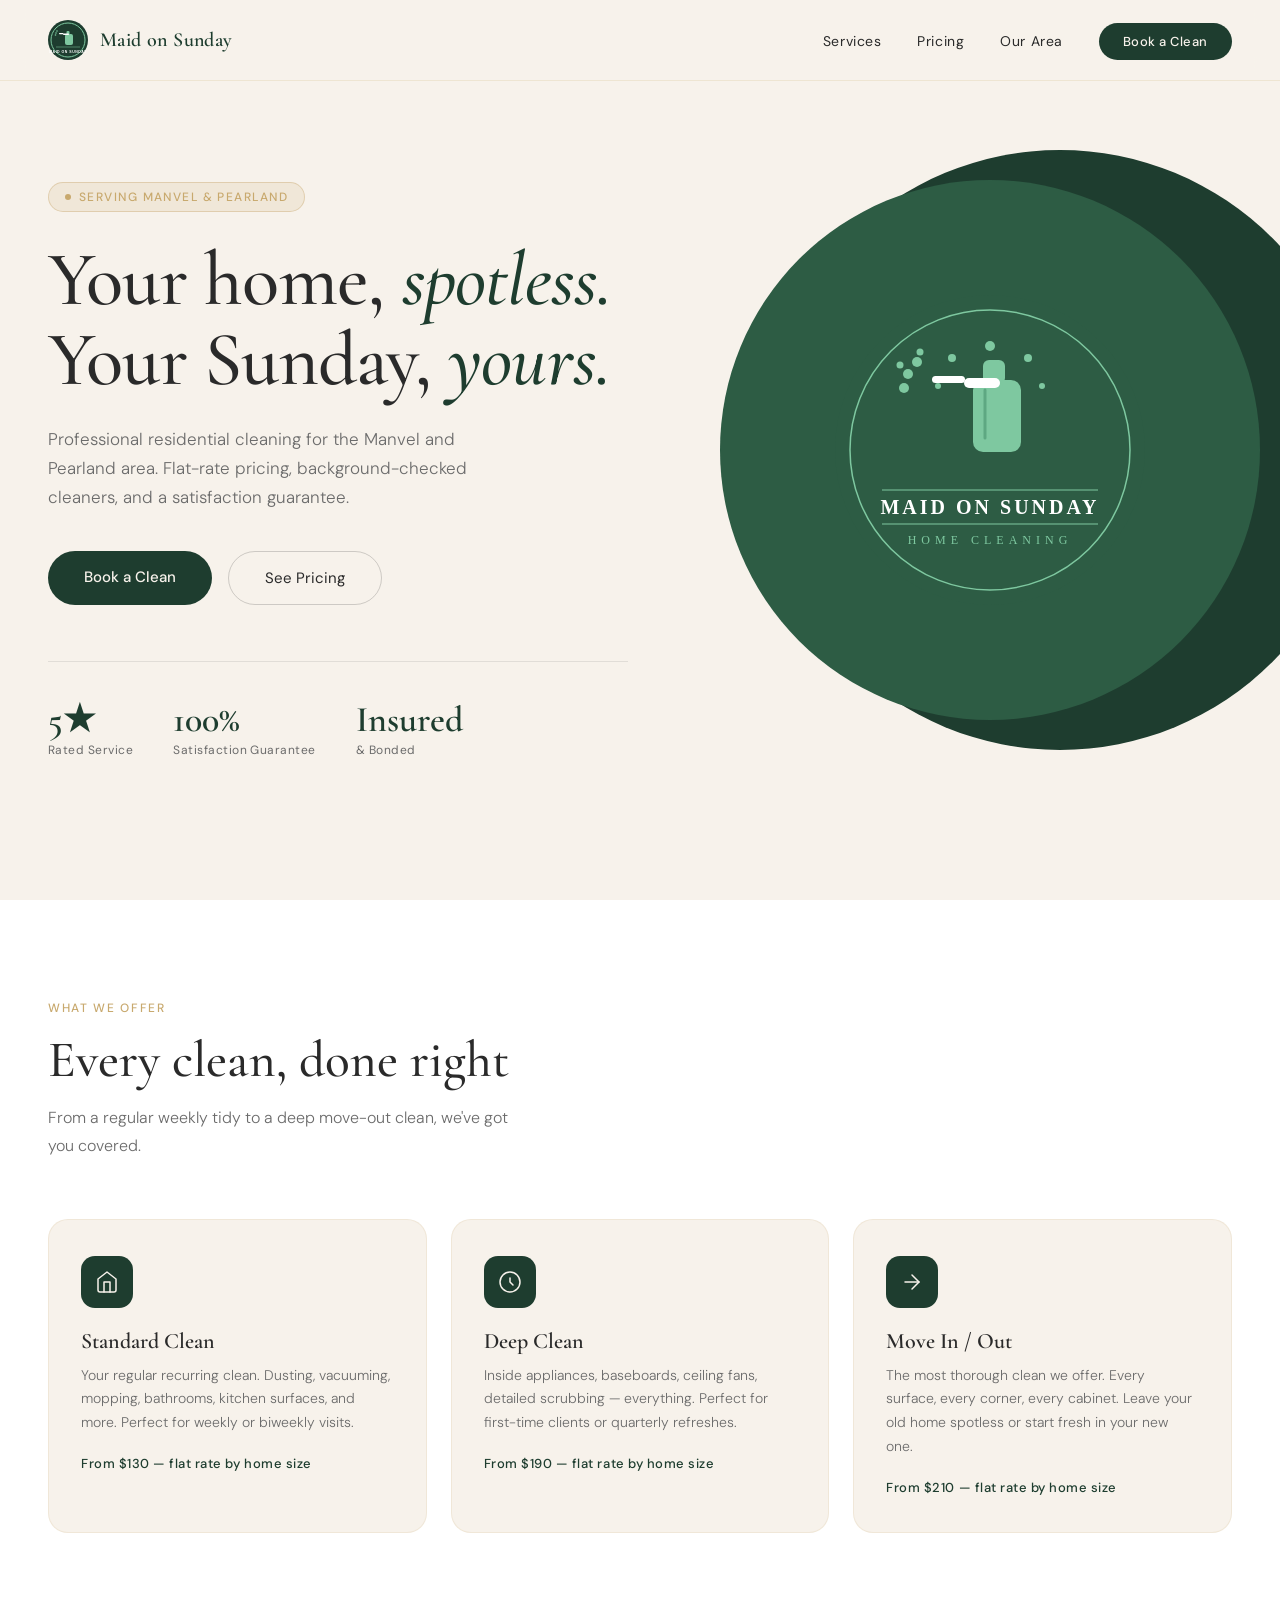
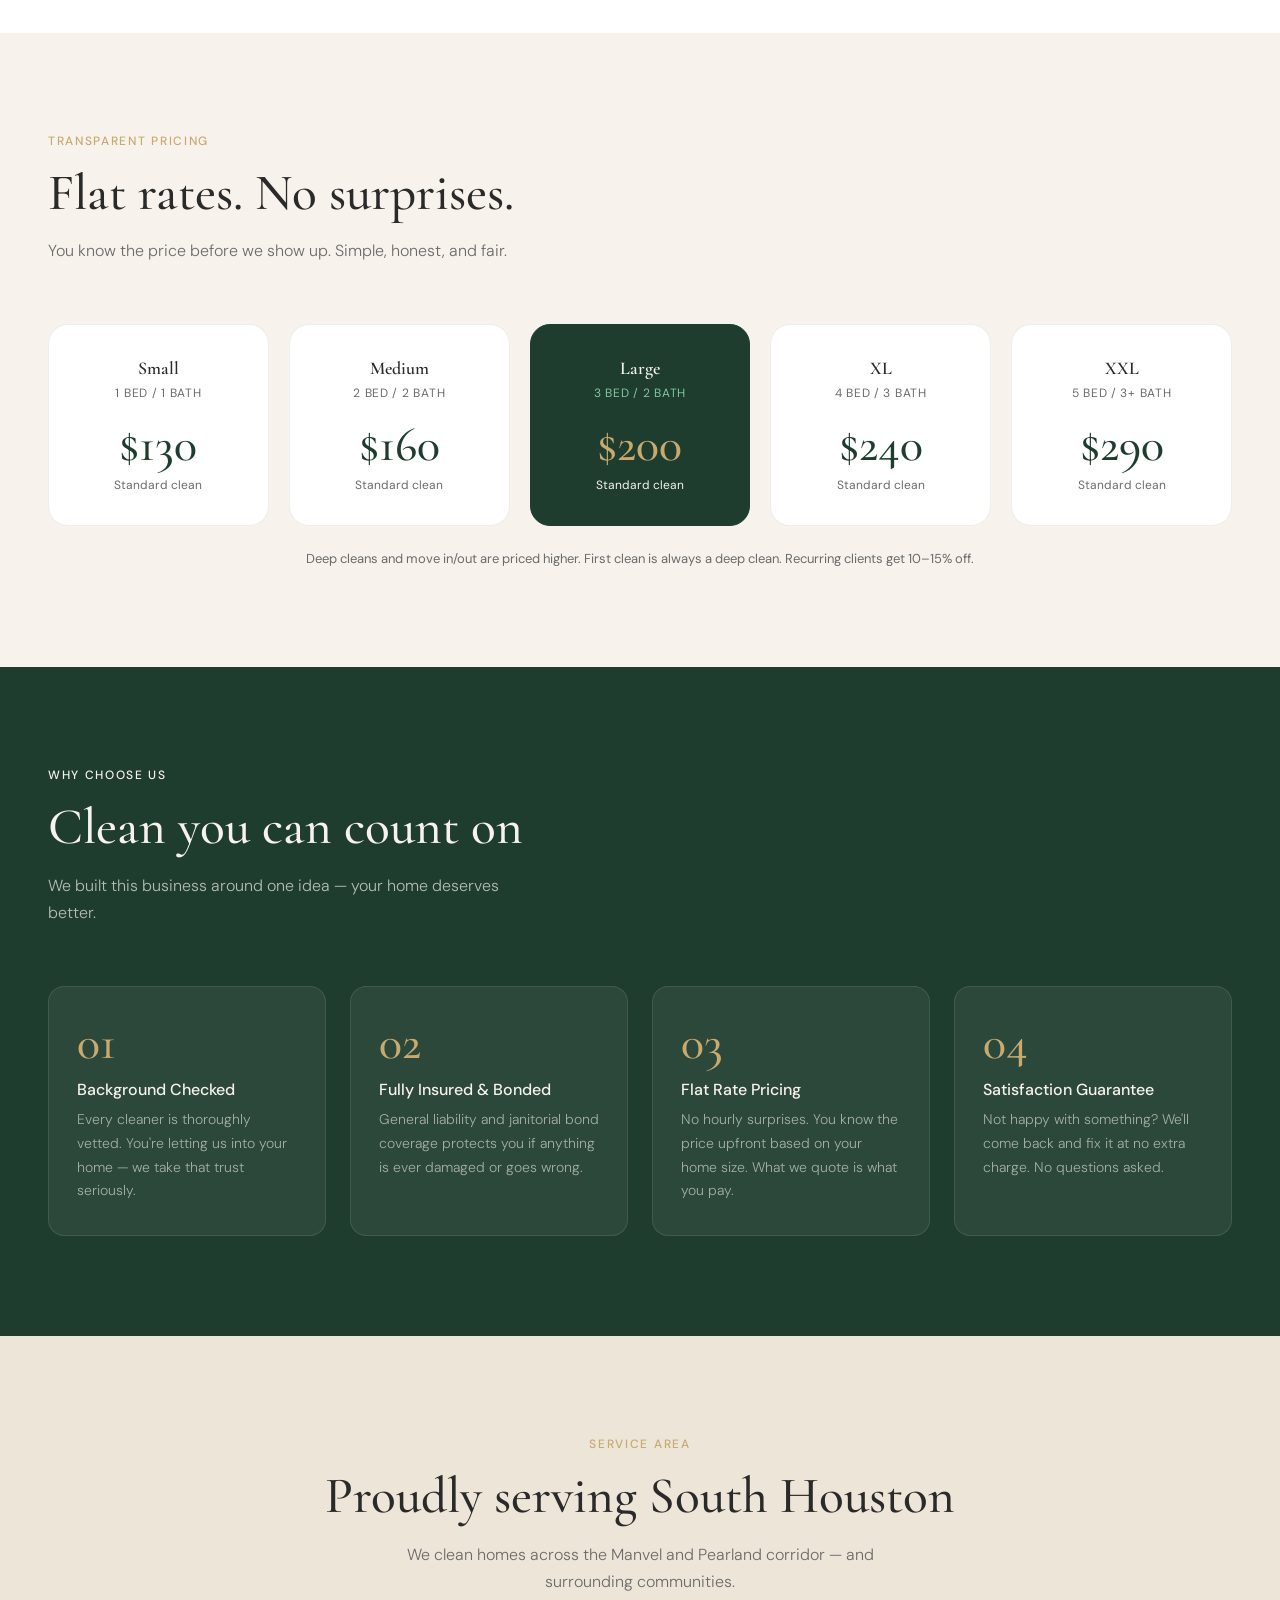
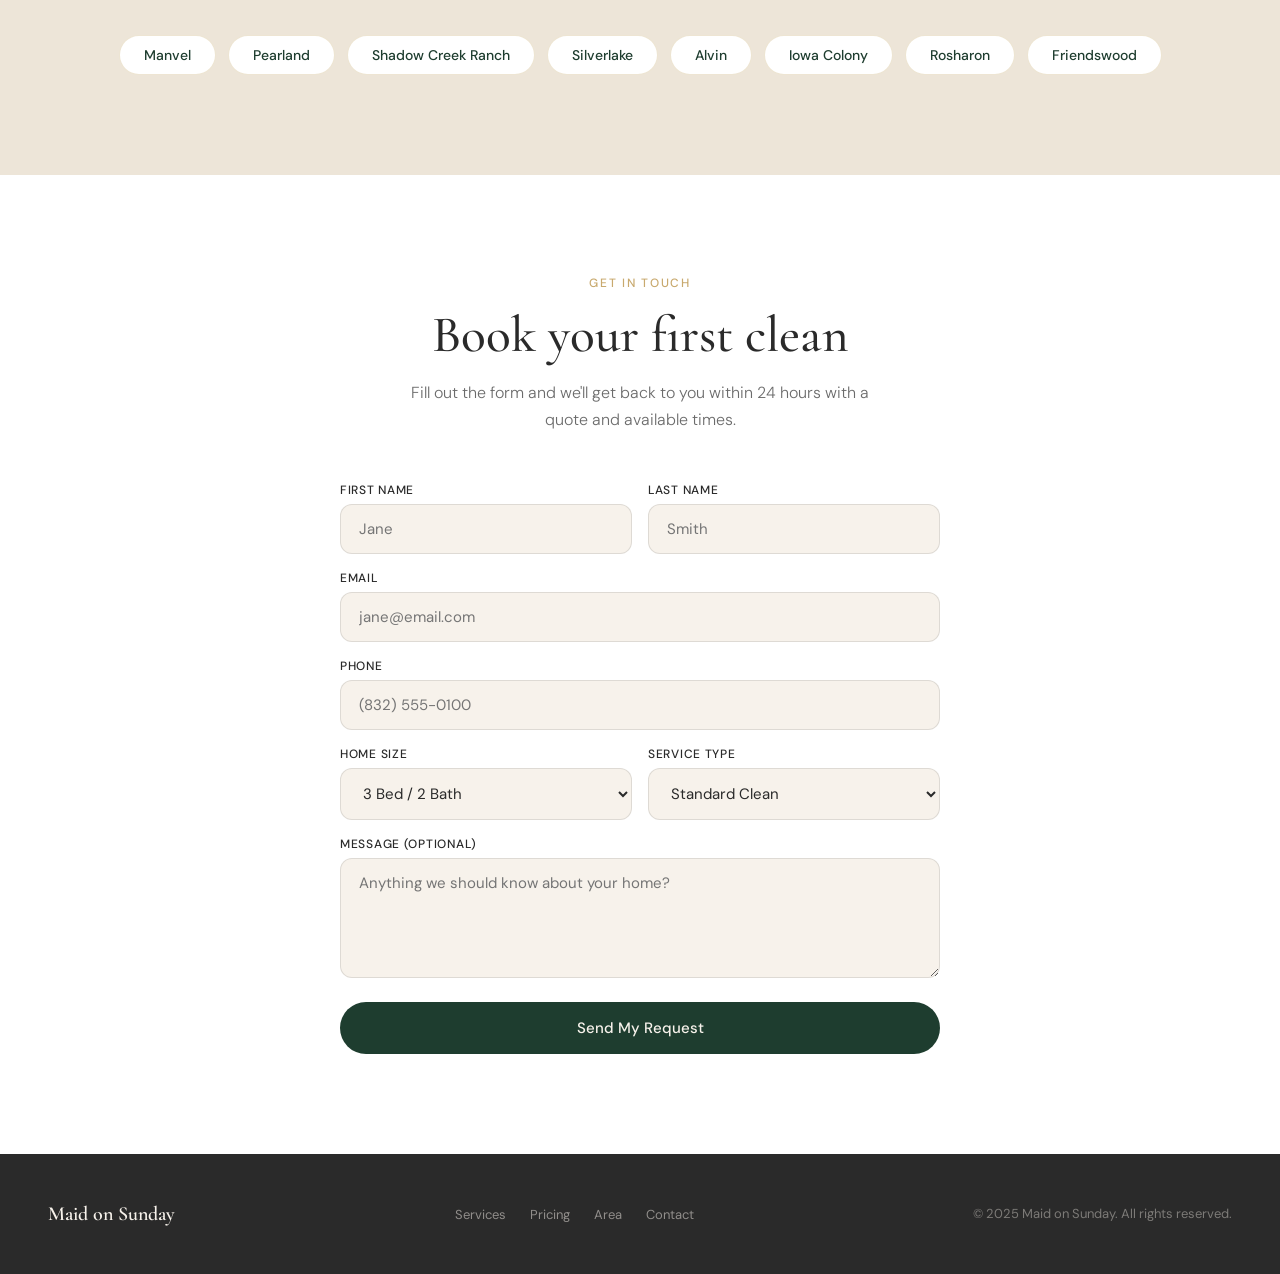
<file: index.html>
<!DOCTYPE html>
<html lang="en">
<head>
  <meta charset="UTF-8" />
  <meta name="viewport" content="width=device-width, initial-scale=1.0" />
<title>Maid on Sunday — Home Cleaning Services in Pearland & Manvel</title>
  <link href="https://fonts.googleapis.com/css2?family=Cormorant+Garamond:wght@400;500;600&family=DM+Sans:wght@300;400;500&display=swap" rel="stylesheet"/>
  <style>
    *, *::before, *::after { box-sizing: border-box; margin: 0; padding: 0; }

    :root {
      --green: #1E3D2F;
      --green-mid: #2D5C44;
      --mint: #7EC8A0;
      --cream: #F7F2EB;
      --warm: #EDE5D8;
      --gold: #C8A96E;
      --charcoal: #2A2A2A;
      --muted: #6B6B6B;
      --white: #FFFFFF;
    }

    html { scroll-behavior: smooth; }

    body {
      font-family: 'DM Sans', sans-serif;
      background: var(--cream);
      color: var(--charcoal);
      overflow-x: hidden;
    }

    /* NAV */
    nav {
      position: fixed;
      top: 0; left: 0; right: 0;
      z-index: 100;
      display: flex;
      align-items: center;
      justify-content: space-between;
      padding: 20px 48px;
      background: rgba(247,242,235,0.92);
      backdrop-filter: blur(12px);
      border-bottom: 1px solid rgba(200,169,110,0.2);
    }

    .nav-logo {
      display: flex;
      align-items: center;
      gap: 12px;
      text-decoration: none;
    }

    .nav-logo-icon {
      width: 40px;
      height: 40px;
    }

    .nav-logo-text {
      font-family: 'Cormorant Garamond', serif;
      font-size: 20px;
      font-weight: 600;
      color: var(--green);
      letter-spacing: 0.02em;
    }

    .nav-links {
      display: flex;
      gap: 36px;
      list-style: none;
    }

    .nav-links a {
      text-decoration: none;
      font-size: 14px;
      font-weight: 400;
      color: var(--charcoal);
      letter-spacing: 0.04em;
      transition: color 0.2s;
    }

    .nav-links a:hover { color: var(--green); }

    .nav-cta {
      background: var(--green);
      color: var(--cream) !important;
      padding: 10px 24px;
      border-radius: 100px;
      font-size: 13px !important;
      font-weight: 500 !important;
      transition: background 0.2s !important;
    }

    .nav-cta:hover { background: var(--green-mid) !important; color: var(--cream) !important; }

    /* HERO */
    .hero {
      min-height: 100vh;
      display: flex;
      align-items: center;
      padding: 120px 48px 80px;
      position: relative;
      overflow: hidden;
    }

    .hero-bg {
      position: absolute;
      inset: 0;
      background: var(--cream);
      z-index: 0;
    }

    .hero-circle {
      position: absolute;
      right: -80px;
      top: 50%;
      transform: translateY(-50%);
      width: 600px;
      height: 600px;
      border-radius: 50%;
      background: var(--green);
      z-index: 1;
    }

    .hero-circle-inner {
      position: absolute;
      right: 20px;
      top: 50%;
      transform: translateY(-50%);
      width: 540px;
      height: 540px;
      border-radius: 50%;
      background: var(--green-mid);
      display: flex;
      align-items: center;
      justify-content: center;
      z-index: 2;
    }

    .hero-logo-large {
      width: 320px;
      height: 320px;
    }

    .hero-content {
      position: relative;
      z-index: 3;
      max-width: 580px;
    }

    .hero-tag {
      display: inline-flex;
      align-items: center;
      gap: 8px;
      background: rgba(200,169,110,0.15);
      border: 1px solid rgba(200,169,110,0.4);
      color: var(--gold);
      font-size: 12px;
      font-weight: 500;
      letter-spacing: 0.12em;
      text-transform: uppercase;
      padding: 6px 16px;
      border-radius: 100px;
      margin-bottom: 28px;
    }

    .hero-tag span { width: 6px; height: 6px; background: var(--gold); border-radius: 50%; }

    h1 {
      font-family: 'Cormorant Garamond', serif;
      font-size: clamp(52px, 6vw, 80px);
      font-weight: 500;
      line-height: 1.05;
      color: var(--charcoal);
      margin-bottom: 24px;
      letter-spacing: -0.01em;
    }

    h1 em {
      font-style: italic;
      color: var(--green);
    }

    .hero-sub {
      font-size: 17px;
      color: var(--muted);
      line-height: 1.7;
      margin-bottom: 40px;
      max-width: 440px;
      font-weight: 300;
    }

    .hero-buttons {
      display: flex;
      gap: 16px;
      flex-wrap: wrap;
    }

    .btn-primary {
      background: var(--green);
      color: var(--cream);
      padding: 16px 36px;
      border-radius: 100px;
      text-decoration: none;
      font-size: 15px;
      font-weight: 500;
      transition: background 0.2s, transform 0.2s;
      display: inline-block;
    }

    .btn-primary:hover { background: var(--green-mid); transform: translateY(-2px); }

    .btn-secondary {
      background: transparent;
      color: var(--charcoal);
      padding: 16px 36px;
      border-radius: 100px;
      text-decoration: none;
      font-size: 15px;
      font-weight: 400;
      border: 1.5px solid rgba(42,42,42,0.2);
      transition: border-color 0.2s, transform 0.2s;
      display: inline-block;
    }

    .btn-secondary:hover { border-color: var(--green); color: var(--green); transform: translateY(-2px); }

    .hero-stats {
      display: flex;
      gap: 40px;
      margin-top: 56px;
      padding-top: 40px;
      border-top: 1px solid rgba(42,42,42,0.1);
    }

    .stat-num {
      font-family: 'Cormorant Garamond', serif;
      font-size: 36px;
      font-weight: 600;
      color: var(--green);
      line-height: 1;
    }

    .stat-label {
      font-size: 12px;
      color: var(--muted);
      margin-top: 4px;
      letter-spacing: 0.04em;
    }

    /* SERVICES */
    .services {
      padding: 100px 48px;
      background: var(--white);
    }

    .section-tag {
      font-size: 12px;
      font-weight: 500;
      letter-spacing: 0.14em;
      text-transform: uppercase;
      color: var(--gold);
      margin-bottom: 16px;
    }

    h2 {
      font-family: 'Cormorant Garamond', serif;
      font-size: clamp(36px, 4vw, 52px);
      font-weight: 500;
      color: var(--charcoal);
      line-height: 1.1;
      margin-bottom: 16px;
    }

    .section-sub {
      font-size: 16px;
      color: var(--muted);
      font-weight: 300;
      max-width: 480px;
      line-height: 1.7;
      margin-bottom: 60px;
    }

    .services-grid {
      display: grid;
      grid-template-columns: repeat(auto-fit, minmax(260px, 1fr));
      gap: 24px;
    }

    .service-card {
      background: var(--cream);
      border-radius: 20px;
      padding: 36px 32px;
      border: 1px solid rgba(200,169,110,0.15);
      transition: transform 0.3s, box-shadow 0.3s;
    }

    .service-card:hover {
      transform: translateY(-6px);
      box-shadow: 0 20px 60px rgba(30,61,47,0.08);
    }

    .service-icon {
      width: 52px;
      height: 52px;
      background: var(--green);
      border-radius: 14px;
      display: flex;
      align-items: center;
      justify-content: center;
      margin-bottom: 20px;
    }

    .service-icon svg { width: 24px; height: 24px; stroke: var(--cream); fill: none; stroke-width: 1.5; stroke-linecap: round; stroke-linejoin: round; }

    .service-title {
      font-family: 'Cormorant Garamond', serif;
      font-size: 22px;
      font-weight: 600;
      color: var(--charcoal);
      margin-bottom: 10px;
    }

    .service-desc {
      font-size: 14px;
      color: var(--muted);
      line-height: 1.7;
      font-weight: 300;
    }

    .service-price {
      margin-top: 20px;
      font-size: 13px;
      font-weight: 500;
      color: var(--green);
      letter-spacing: 0.04em;
    }

    /* PRICING */
    .pricing {
      padding: 100px 48px;
      background: var(--cream);
    }

    .pricing-grid {
      display: grid;
      grid-template-columns: repeat(auto-fit, minmax(220px, 1fr));
      gap: 20px;
      margin-top: 60px;
    }

    .pricing-card {
      background: var(--white);
      border-radius: 20px;
      padding: 32px 28px;
      border: 1px solid rgba(42,42,42,0.08);
      text-align: center;
      transition: transform 0.3s, box-shadow 0.3s;
    }

    .pricing-card:hover {
      transform: translateY(-4px);
      box-shadow: 0 16px 48px rgba(30,61,47,0.08);
    }

    .pricing-card.featured {
      background: var(--green);
      border-color: var(--green);
    }

    .pricing-card.featured .pricing-size,
    .pricing-card.featured .pricing-beds,
    .pricing-card.featured .pricing-amount,
    .pricing-card.featured .pricing-note { color: var(--cream); }

    .pricing-card.featured .pricing-beds { color: var(--mint); }

    .pricing-size {
      font-family: 'Cormorant Garamond', serif;
      font-size: 18px;
      font-weight: 600;
      color: var(--charcoal);
      margin-bottom: 6px;
    }

    .pricing-beds {
      font-size: 12px;
      color: var(--muted);
      letter-spacing: 0.06em;
      margin-bottom: 20px;
    }

    .pricing-amount {
      font-family: 'Cormorant Garamond', serif;
      font-size: 48px;
      font-weight: 500;
      color: var(--green);
      line-height: 1;
    }

    .pricing-card.featured .pricing-amount { color: var(--gold); }

    .pricing-note {
      font-size: 12px;
      color: var(--muted);
      margin-top: 8px;
    }

    /* WHY US */
    .why {
      padding: 100px 48px;
      background: var(--green);
    }

    .why h2, .why .section-tag { color: var(--cream); }
    .why .section-sub { color: rgba(247,242,235,0.7); }

    .why-grid {
      display: grid;
      grid-template-columns: repeat(auto-fit, minmax(240px, 1fr));
      gap: 24px;
      margin-top: 60px;
    }

    .why-card {
      background: rgba(255,255,255,0.06);
      border: 1px solid rgba(255,255,255,0.1);
      border-radius: 16px;
      padding: 32px 28px;
    }

    .why-num {
      font-family: 'Cormorant Garamond', serif;
      font-size: 48px;
      font-weight: 500;
      color: var(--gold);
      line-height: 1;
      margin-bottom: 12px;
    }

    .why-title {
      font-size: 16px;
      font-weight: 500;
      color: var(--cream);
      margin-bottom: 8px;
    }

    .why-desc {
      font-size: 14px;
      color: rgba(247,242,235,0.6);
      line-height: 1.7;
      font-weight: 300;
    }

    /* AREA */
    .area {
      padding: 100px 48px;
      background: var(--warm);
      text-align: center;
    }

    .area-tags {
      display: flex;
      flex-wrap: wrap;
      gap: 12px;
      justify-content: center;
      margin-top: 40px;
    }

    .area-tag {
      background: var(--white);
      border: 1px solid rgba(200,169,110,0.3);
      color: var(--green);
      padding: 10px 24px;
      border-radius: 100px;
      font-size: 14px;
      font-weight: 500;
    }

    /* CONTACT */
    .contact {
      padding: 100px 48px;
      background: var(--white);
    }

    .contact-inner {
      max-width: 600px;
      margin: 0 auto;
      text-align: center;
    }

    .contact-form {
      margin-top: 48px;
      display: flex;
      flex-direction: column;
      gap: 16px;
      text-align: left;
    }

    .form-row {
      display: grid;
      grid-template-columns: 1fr 1fr;
      gap: 16px;
    }

    .form-group {
      display: flex;
      flex-direction: column;
      gap: 6px;
    }

    label {
      font-size: 12px;
      font-weight: 500;
      color: var(--charcoal);
      letter-spacing: 0.06em;
      text-transform: uppercase;
    }

    input, select, textarea {
      font-family: 'DM Sans', sans-serif;
      font-size: 15px;
      padding: 14px 18px;
      border: 1.5px solid rgba(42,42,42,0.12);
      border-radius: 12px;
      background: var(--cream);
      color: var(--charcoal);
      outline: none;
      transition: border-color 0.2s;
      width: 100%;
    }

    input:focus, select:focus, textarea:focus {
      border-color: var(--green);
    }

    textarea { resize: vertical; min-height: 120px; }

    .form-submit {
      background: var(--green);
      color: var(--cream);
      border: none;
      padding: 16px 36px;
      border-radius: 100px;
      font-family: 'DM Sans', sans-serif;
      font-size: 15px;
      font-weight: 500;
      cursor: pointer;
      transition: background 0.2s, transform 0.2s;
      margin-top: 8px;
    }

    .form-submit:hover { background: var(--green-mid); transform: translateY(-2px); }

    /* FOOTER */
    footer {
      background: var(--charcoal);
      padding: 48px;
      display: flex;
      align-items: center;
      justify-content: space-between;
      flex-wrap: wrap;
      gap: 24px;
    }

    .footer-logo {
      font-family: 'Cormorant Garamond', serif;
      font-size: 20px;
      font-weight: 600;
      color: var(--cream);
    }

    .footer-copy {
      font-size: 13px;
      color: rgba(247,242,235,0.4);
    }

    .footer-links {
      display: flex;
      gap: 24px;
      list-style: none;
    }

    .footer-links a {
      text-decoration: none;
      font-size: 13px;
      color: rgba(247,242,235,0.5);
      transition: color 0.2s;
    }

    .footer-links a:hover { color: var(--mint); }

    /* RESPONSIVE */
    @media (max-width: 768px) {
      nav { padding: 16px 24px; }
      .nav-links { display: none; }
      .hero { padding: 100px 24px 60px; flex-direction: column; }
      .hero-circle, .hero-circle-inner { display: none; }
      .hero-content { max-width: 100%; }
      .services, .pricing, .why, .area, .contact { padding: 70px 24px; }
      .form-row { grid-template-columns: 1fr; }
      footer { padding: 32px 24px; flex-direction: column; text-align: center; }
      .hero-stats { gap: 24px; }
    }

    /* ANIMATIONS */
    @keyframes fadeUp {
      from { opacity: 0; transform: translateY(24px); }
      to { opacity: 1; transform: translateY(0); }
    }

    .fade-up {
      animation: fadeUp 0.7s ease forwards;
    }

    .delay-1 { animation-delay: 0.1s; opacity: 0; }
    .delay-2 { animation-delay: 0.2s; opacity: 0; }
    .delay-3 { animation-delay: 0.3s; opacity: 0; }
    .delay-4 { animation-delay: 0.4s; opacity: 0; }
  </style>
</head>
<body>

<!-- NAV -->
<nav>
  <a href="#" class="nav-logo">
    <svg class="nav-logo-icon" viewBox="0 0 40 40" fill="none" xmlns="http://www.w3.org/2000/svg">
      <circle cx="20" cy="20" r="20" fill="#1E3D2F"/>
      <circle cx="20" cy="20" r="17" fill="none" stroke="#7EC8A0" stroke-width="1"/>
      <!-- Spray bottle -->
      <rect x="17" y="14" width="8" height="11" rx="2" fill="#7EC8A0"/>
      <rect x="18.5" y="11" width="3" height="4" rx="1" fill="#7EC8A0"/>
      <rect x="15" y="13.5" width="6" height="1.5" rx="0.75" fill="#fff"/>
      <rect x="11" y="13" width="4.5" height="1.2" rx="0.6" fill="#fff"/>
      <!-- Spray dots -->
      <circle cx="9" cy="11" r="0.8" fill="#7EC8A0"/>
      <circle cx="8" cy="13" r="0.8" fill="#7EC8A0"/>
      <circle cx="7.5" cy="15" r="0.8" fill="#7EC8A0"/>
      <!-- Divider -->
      <line x1="8" y1="27" x2="32" y2="27" stroke="#7EC8A0" stroke-width="0.5"/>
      <!-- Text lines -->
      <text x="20" y="33" font-family="sans-serif" font-size="3.5" font-weight="600" fill="#fff" text-anchor="middle" letter-spacing="0.5">MAID ON SUNDAY</text>
    </svg>
    <span class="nav-logo-text">Maid on Sunday</span>
  </a>
  <ul class="nav-links">
    <li><a href="#services">Services</a></li>
    <li><a href="#pricing">Pricing</a></li>
    <li><a href="#area">Our Area</a></li>
    <li><a href="#contact" class="nav-cta">Book a Clean</a></li>
  </ul>
</nav>

<!-- HERO -->
<section class="hero">
  <div class="hero-bg"></div>
  <div class="hero-circle"></div>
  <div class="hero-circle-inner">
    <svg class="hero-logo-large" viewBox="0 0 320 320" fill="none" xmlns="http://www.w3.org/2000/svg">
      <circle cx="160" cy="160" r="155" fill="#2D5C44"/>
      <circle cx="160" cy="160" r="140" fill="none" stroke="#7EC8A0" stroke-width="1.5"/>
      <!-- Spray bottle centered -->
      <rect x="143" y="90" width="48" height="72" rx="10" fill="#7EC8A0"/>
      <rect x="153" y="70" width="22" height="24" rx="6" fill="#7EC8A0"/>
      <rect x="134" y="88" width="36" height="10" rx="5" fill="#fff"/>
      <rect x="102" y="86" width="33" height="7" rx="3.5" fill="#fff"/>
      <!-- Spray dots fan -->
      <circle cx="87" cy="72" r="5" fill="#7EC8A0"/>
      <circle cx="78" cy="84" r="5" fill="#7EC8A0"/>
      <circle cx="74" cy="98" r="5" fill="#7EC8A0"/>
      <circle cx="90" cy="62" r="3.5" fill="#7EC8A0"/>
      <circle cx="70" cy="75" r="3.5" fill="#7EC8A0"/>
      <!-- Shine on bottle -->
      <line x1="155" y1="100" x2="155" y2="148" stroke="#5EA882" stroke-width="3" stroke-linecap="round"/>
      <!-- Sparkles -->
      <circle cx="160" cy="56" r="5" fill="#7EC8A0"/>
      <circle cx="198" cy="68" r="4" fill="#7EC8A0"/>
      <circle cx="122" cy="68" r="4" fill="#7EC8A0"/>
      <circle cx="212" cy="96" r="3" fill="#7EC8A0"/>
      <circle cx="108" cy="96" r="3" fill="#7EC8A0"/>
      <!-- Divider -->
      <line x1="52" y1="200" x2="268" y2="200" stroke="#7EC8A0" stroke-width="1"/>
      <!-- MAID ON SUNDAY text -->
      <text x="160" y="224" font-family="Georgia, serif" font-size="20" font-weight="600" fill="#fff" text-anchor="middle" letter-spacing="3">MAID ON SUNDAY</text>
      <!-- Divider 2 -->
      <line x1="52" y1="234" x2="268" y2="234" stroke="#7EC8A0" stroke-width="1"/>
      <!-- HOME CLEANING text -->
      <text x="160" y="254" font-family="Georgia, serif" font-size="12" font-weight="400" fill="#7EC8A0" text-anchor="middle" letter-spacing="5">HOME CLEANING</text>
    </svg>
  </div>
  <div class="hero-content">
    <div class="hero-tag fade-up"><span></span> Serving Manvel &amp; Pearland</div>
    <h1 class="fade-up delay-1">Your home, <em>spotless.</em> Your Sunday, <em>yours.</em></h1>
    <p class="hero-sub fade-up delay-2">Professional residential cleaning for the Manvel and Pearland area. Flat-rate pricing, background-checked cleaners, and a satisfaction guarantee.</p>
    <div class="hero-buttons fade-up delay-3">
      <a href="#contact" class="btn-primary">Book a Clean</a>
      <a href="#pricing" class="btn-secondary">See Pricing</a>
    </div>
    <div class="hero-stats fade-up delay-4">
      <div>
        <div class="stat-num">5★</div>
        <div class="stat-label">Rated Service</div>
      </div>
      <div>
        <div class="stat-num">100%</div>
        <div class="stat-label">Satisfaction Guarantee</div>
      </div>
      <div>
        <div class="stat-num">Insured</div>
        <div class="stat-label">&amp; Bonded</div>
      </div>
    </div>
  </div>
</section>

<!-- SERVICES -->
<section class="services" id="services">
  <div class="section-tag">What We Offer</div>
  <h2>Every clean, done right</h2>
  <p class="section-sub">From a regular weekly tidy to a deep move-out clean, we've got you covered.</p>
  <div class="services-grid">
    <div class="service-card">
      <div class="service-icon">
        <svg viewBox="0 0 24 24"><path d="M3 9l9-7 9 7v11a2 2 0 0 1-2 2H5a2 2 0 0 1-2-2z"/><polyline points="9 22 9 12 15 12 15 22"/></svg>
      </div>
      <div class="service-title">Standard Clean</div>
      <div class="service-desc">Your regular recurring clean. Dusting, vacuuming, mopping, bathrooms, kitchen surfaces, and more. Perfect for weekly or biweekly visits.</div>
      <div class="service-price">From $130 — flat rate by home size</div>
    </div>
    <div class="service-card">
      <div class="service-icon">
        <svg viewBox="0 0 24 24"><circle cx="12" cy="12" r="10"/><path d="M12 8v4l3 3"/></svg>
      </div>
      <div class="service-title">Deep Clean</div>
      <div class="service-desc">Inside appliances, baseboards, ceiling fans, detailed scrubbing — everything. Perfect for first-time clients or quarterly refreshes.</div>
      <div class="service-price">From $190 — flat rate by home size</div>
    </div>
    <div class="service-card">
      <div class="service-icon">
        <svg viewBox="0 0 24 24"><path d="M5 12h14"/><path d="M12 5l7 7-7 7"/></svg>
      </div>
      <div class="service-title">Move In / Out</div>
      <div class="service-desc">The most thorough clean we offer. Every surface, every corner, every cabinet. Leave your old home spotless or start fresh in your new one.</div>
      <div class="service-price">From $210 — flat rate by home size</div>
    </div>
  </div>
</section>

<!-- PRICING -->
<section class="pricing" id="pricing">
  <div class="section-tag">Transparent Pricing</div>
  <h2>Flat rates. No surprises.</h2>
  <p class="section-sub">You know the price before we show up. Simple, honest, and fair.</p>
  <div class="pricing-grid">
    <div class="pricing-card">
      <div class="pricing-size">Small</div>
      <div class="pricing-beds">1 BED / 1 BATH</div>
      <div class="pricing-amount">$130</div>
      <div class="pricing-note">Standard clean</div>
    </div>
    <div class="pricing-card">
      <div class="pricing-size">Medium</div>
      <div class="pricing-beds">2 BED / 2 BATH</div>
      <div class="pricing-amount">$160</div>
      <div class="pricing-note">Standard clean</div>
    </div>
    <div class="pricing-card featured">
      <div class="pricing-size">Large</div>
      <div class="pricing-beds">3 BED / 2 BATH</div>
      <div class="pricing-amount">$200</div>
      <div class="pricing-note">Standard clean</div>
    </div>
    <div class="pricing-card">
      <div class="pricing-size">XL</div>
      <div class="pricing-beds">4 BED / 3 BATH</div>
      <div class="pricing-amount">$240</div>
      <div class="pricing-note">Standard clean</div>
    </div>
    <div class="pricing-card">
      <div class="pricing-size">XXL</div>
      <div class="pricing-beds">5 BED / 3+ BATH</div>
      <div class="pricing-amount">$290</div>
      <div class="pricing-note">Standard clean</div>
    </div>
  </div>
  <p style="margin-top:24px; font-size:13px; color:var(--muted); text-align:center;">Deep cleans and move in/out are priced higher. First clean is always a deep clean. Recurring clients get 10–15% off.</p>
</section>

<!-- WHY -->
<section class="why" id="why">
  <div class="section-tag">Why Choose Us</div>
  <h2>Clean you can count on</h2>
  <p class="section-sub">We built this business around one idea — your home deserves better.</p>
  <div class="why-grid">
    <div class="why-card">
      <div class="why-num">01</div>
      <div class="why-title">Background Checked</div>
      <div class="why-desc">Every cleaner is thoroughly vetted. You're letting us into your home — we take that trust seriously.</div>
    </div>
    <div class="why-card">
      <div class="why-num">02</div>
      <div class="why-title">Fully Insured &amp; Bonded</div>
      <div class="why-desc">General liability and janitorial bond coverage protects you if anything is ever damaged or goes wrong.</div>
    </div>
    <div class="why-card">
      <div class="why-num">03</div>
      <div class="why-title">Flat Rate Pricing</div>
      <div class="why-desc">No hourly surprises. You know the price upfront based on your home size. What we quote is what you pay.</div>
    </div>
    <div class="why-card">
      <div class="why-num">04</div>
      <div class="why-title">Satisfaction Guarantee</div>
      <div class="why-desc">Not happy with something? We'll come back and fix it at no extra charge. No questions asked.</div>
    </div>
  </div>
</section>

<!-- AREA -->
<section class="area" id="area">
  <div class="section-tag">Service Area</div>
  <h2>Proudly serving South Houston</h2>
  <p class="section-sub" style="margin:0 auto 0;">We clean homes across the Manvel and Pearland corridor — and surrounding communities.</p>
  <div class="area-tags">
    <div class="area-tag">Manvel</div>
    <div class="area-tag">Pearland</div>
    <div class="area-tag">Shadow Creek Ranch</div>
    <div class="area-tag">Silverlake</div>
    <div class="area-tag">Alvin</div>
    <div class="area-tag">Iowa Colony</div>
    <div class="area-tag">Rosharon</div>
    <div class="area-tag">Friendswood</div>
  </div>
</section>

<!-- CONTACT -->
<section class="contact" id="contact">
  <div class="contact-inner">
    <div class="section-tag">Get in Touch</div>
    <h2>Book your first clean</h2>
    <p class="section-sub" style="margin:0 auto 0;">Fill out the form and we'll get back to you within 24 hours with a quote and available times.</p>
    <form class="contact-form" name="contact" method="POST" data-netlify="true">
      <input type="hidden" name="form-name" value="contact" />
      <div class="form-row">
        <div class="form-group">
          <label>First Name</label>
          <input type="text" name="first-name" required placeholder="Jane" />
        </div>
        <div class="form-group">
          <label>Last Name</label>
          <input type="text" name="last-name" required placeholder="Smith" />
        </div>
      </div>
      <div class="form-group">
        <label>Email</label>
        <input type="email" name="email" required placeholder="jane@email.com" />
      </div>
      <div class="form-group">
        <label>Phone</label>
        <input type="tel" name="phone" placeholder="(832) 555-0100" />
      </div>
      <div class="form-row">
        <div class="form-group">
          <label>Home Size</label>
          <select name="home-size">
            <option>1 Bed / 1 Bath</option>
            <option>2 Bed / 2 Bath</option>
            <option selected>3 Bed / 2 Bath</option>
            <option>4 Bed / 3 Bath</option>
            <option>5 Bed / 3+ Bath</option>
          </select>
        </div>
        <div class="form-group">
          <label>Service Type</label>
          <select name="service-type">
            <option>Standard Clean</option>
            <option>Deep Clean</option>
            <option>Move In / Out</option>
          </select>
        </div>
      </div>
      <div class="form-group">
        <label>Message (optional)</label>
        <textarea name="message" placeholder="Anything we should know about your home?"></textarea>
      </div>
      <button type="submit" class="form-submit">Send My Request</button>
    </form>
  </div>
</section>

<!-- FOOTER -->
<footer>
  <div class="footer-logo">Maid on Sunday</div>
  <ul class="footer-links">
    <li><a href="#services">Services</a></li>
    <li><a href="#pricing">Pricing</a></li>
    <li><a href="#area">Area</a></li>
    <li><a href="#contact">Contact</a></li>
  </ul>
  <div class="footer-copy">© 2025 Maid on Sunday. All rights reserved.</div>
</footer>

</body>
</html>
</file>
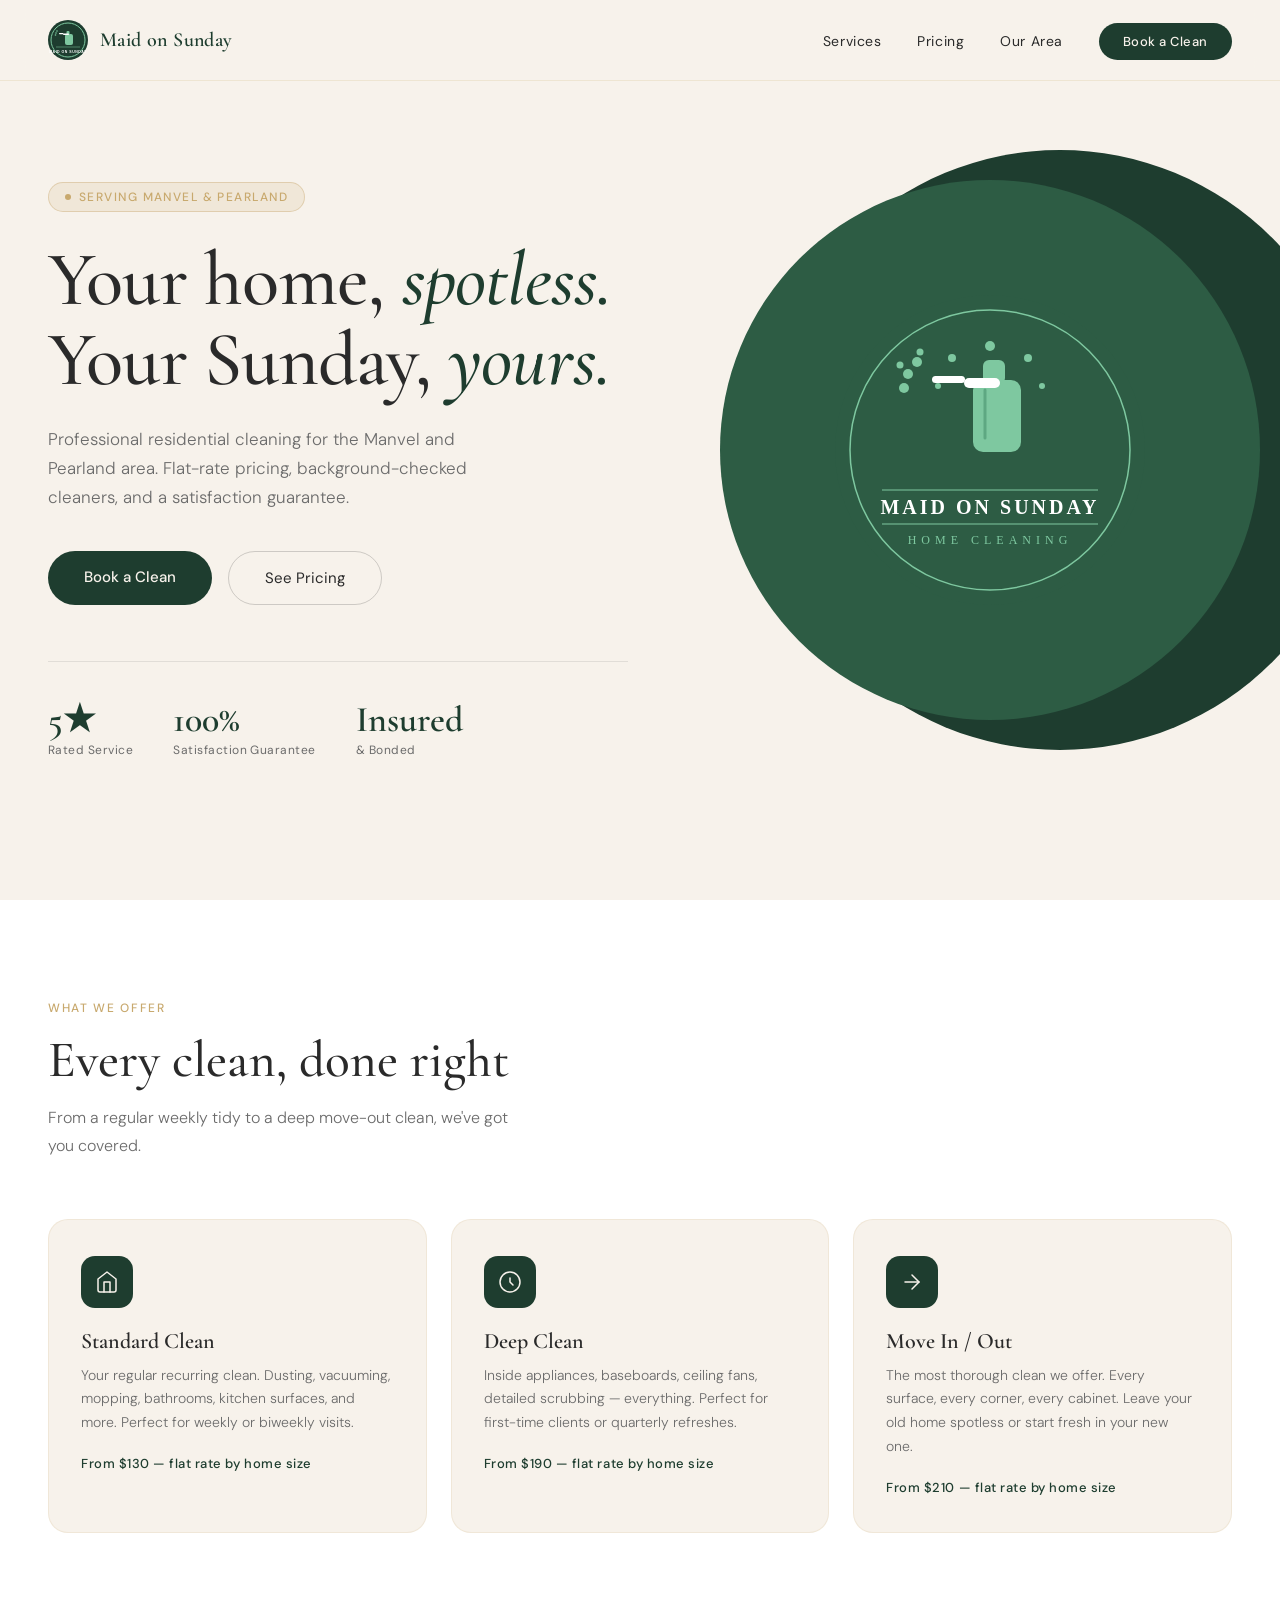
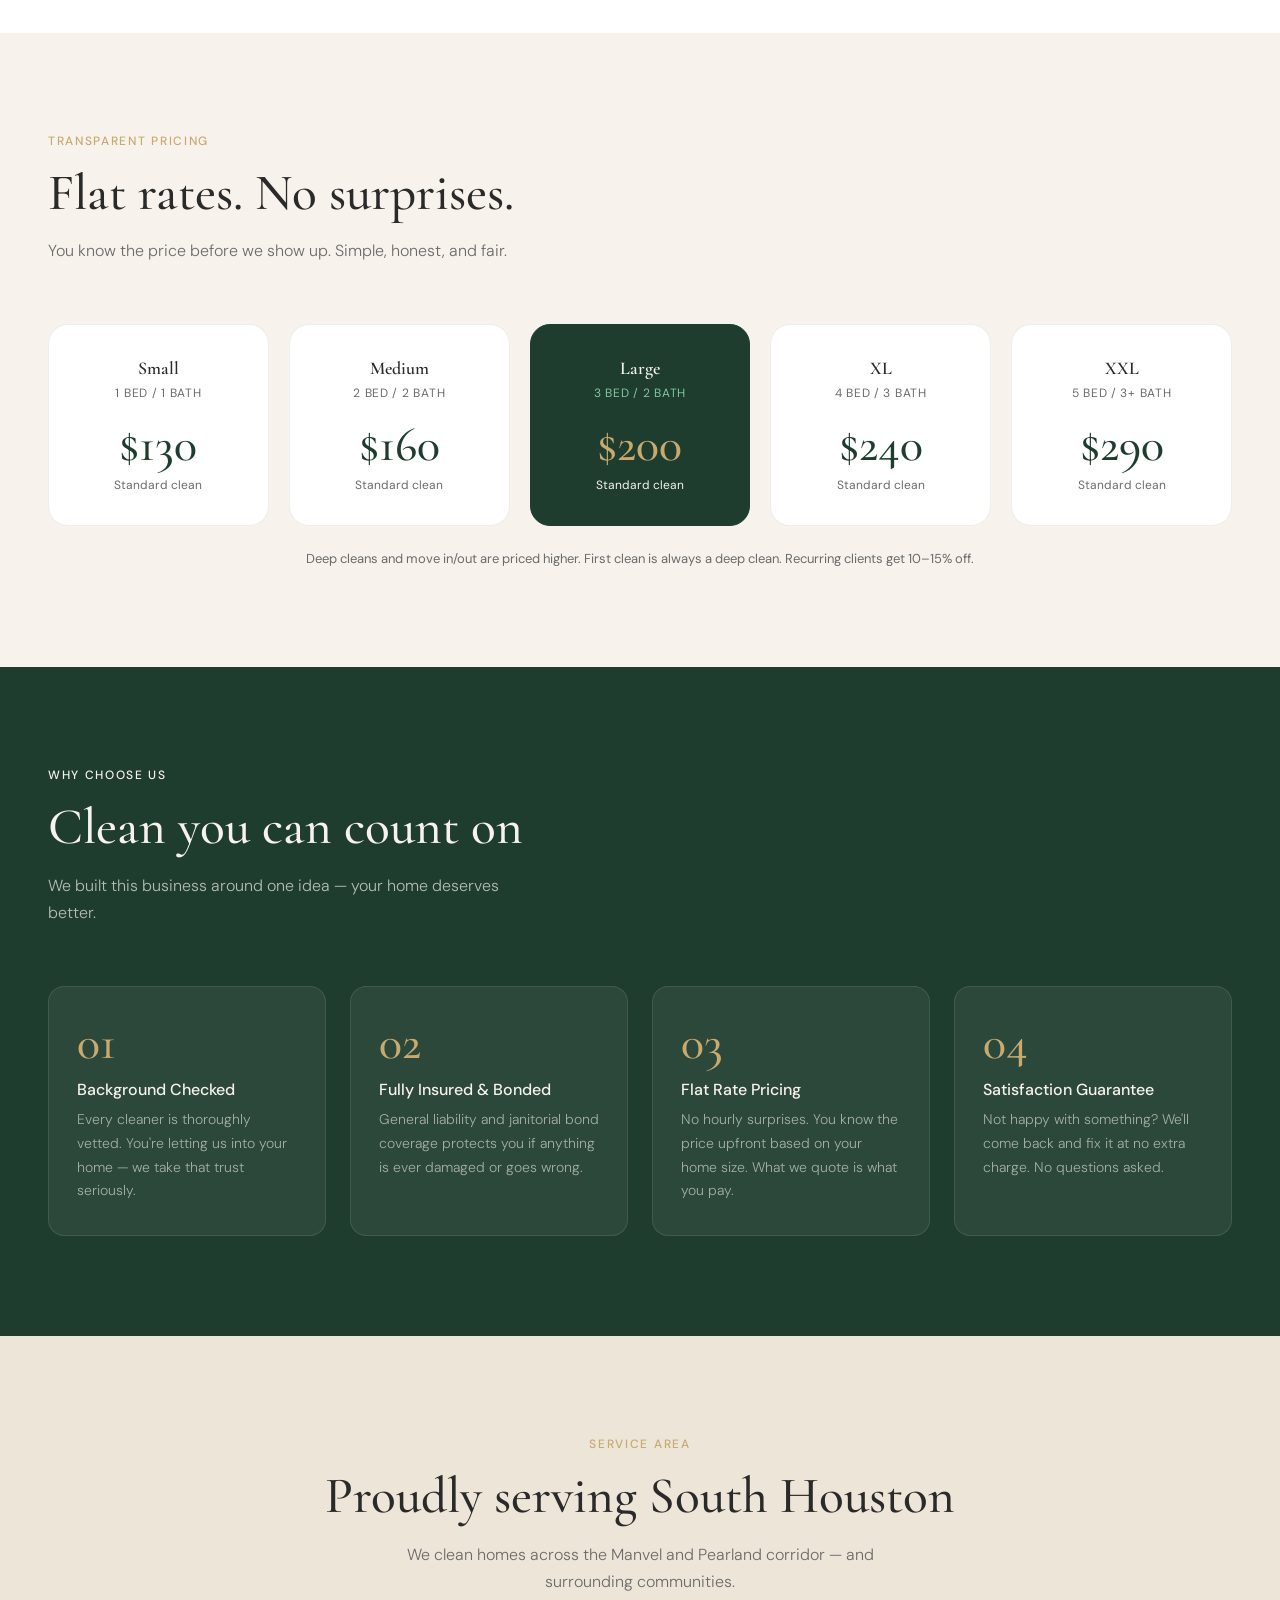
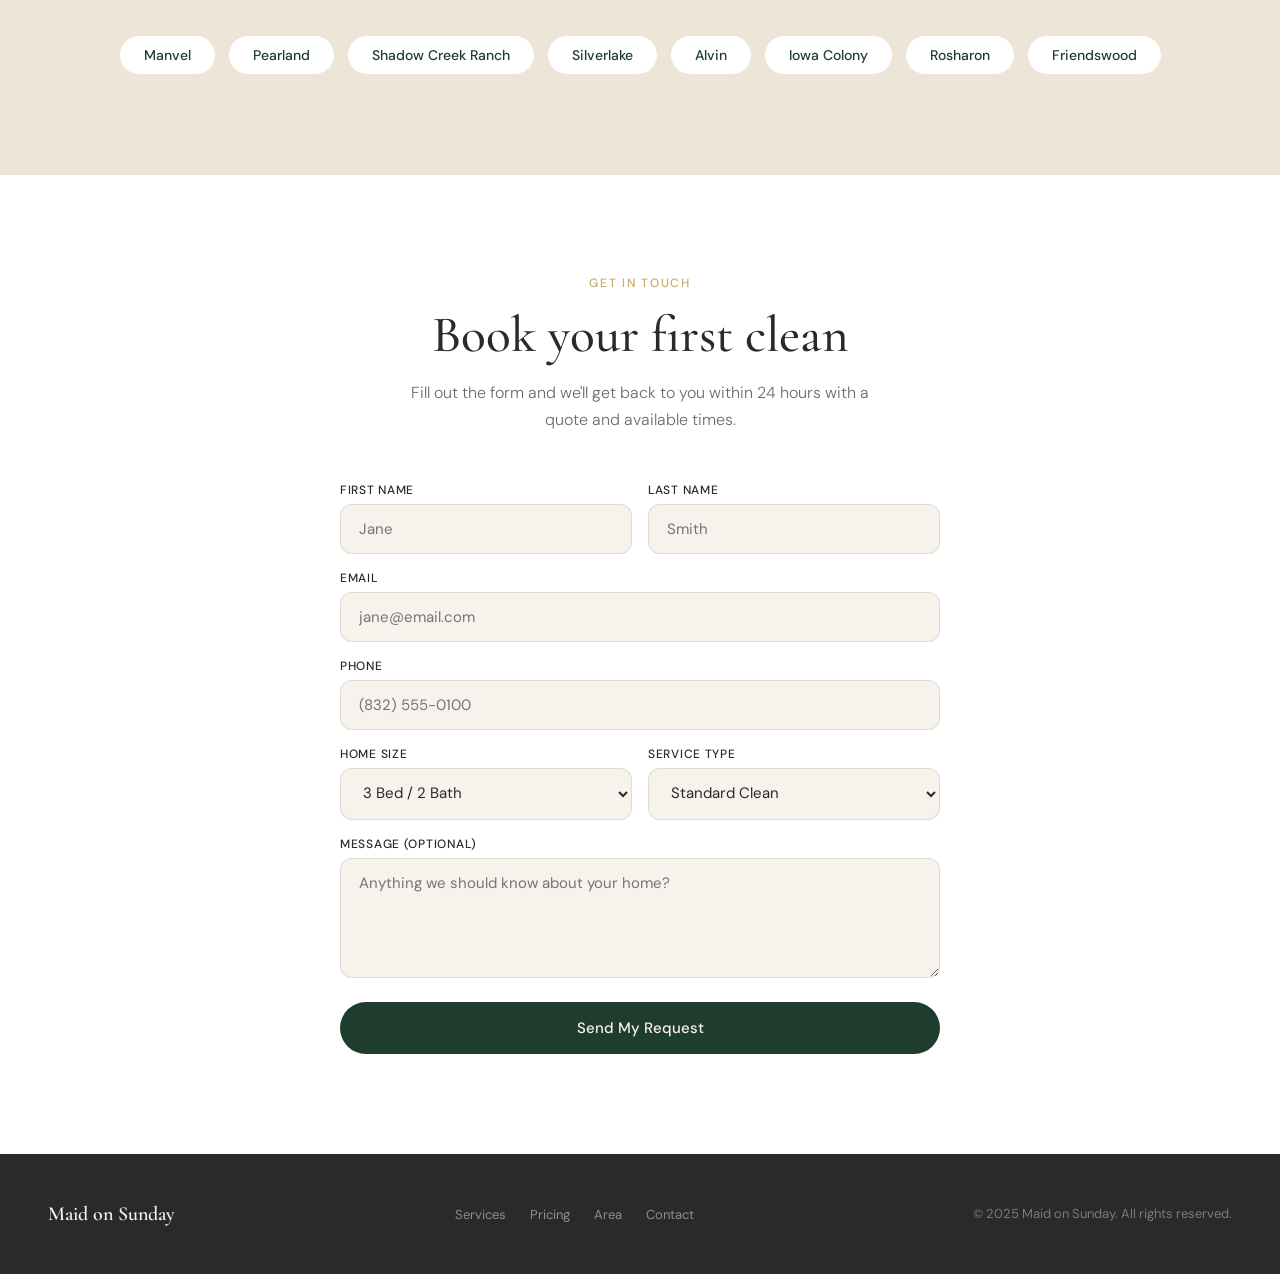
<file: index (5).html>
<!DOCTYPE html>
<html lang="en">
<head>
  <meta charset="UTF-8" />
  <meta name="viewport" content="width=device-width, initial-scale=1.0" />
  <title>Maid on Sunday — Home Cleaning</title>
  <link href="https://fonts.googleapis.com/css2?family=Cormorant+Garamond:wght@400;500;600&family=DM+Sans:wght@300;400;500&display=swap" rel="stylesheet"/>
  <style>
    *, *::before, *::after { box-sizing: border-box; margin: 0; padding: 0; }

    :root {
      --green: #1E3D2F;
      --green-mid: #2D5C44;
      --mint: #7EC8A0;
      --cream: #F7F2EB;
      --warm: #EDE5D8;
      --gold: #C8A96E;
      --charcoal: #2A2A2A;
      --muted: #6B6B6B;
      --white: #FFFFFF;
    }

    html { scroll-behavior: smooth; }

    body {
      font-family: 'DM Sans', sans-serif;
      background: var(--cream);
      color: var(--charcoal);
      overflow-x: hidden;
    }

    /* NAV */
    nav {
      position: fixed;
      top: 0; left: 0; right: 0;
      z-index: 100;
      display: flex;
      align-items: center;
      justify-content: space-between;
      padding: 20px 48px;
      background: rgba(247,242,235,0.92);
      backdrop-filter: blur(12px);
      border-bottom: 1px solid rgba(200,169,110,0.2);
    }

    .nav-logo {
      display: flex;
      align-items: center;
      gap: 12px;
      text-decoration: none;
    }

    .nav-logo-icon {
      width: 40px;
      height: 40px;
    }

    .nav-logo-text {
      font-family: 'Cormorant Garamond', serif;
      font-size: 20px;
      font-weight: 600;
      color: var(--green);
      letter-spacing: 0.02em;
    }

    .nav-links {
      display: flex;
      gap: 36px;
      list-style: none;
    }

    .nav-links a {
      text-decoration: none;
      font-size: 14px;
      font-weight: 400;
      color: var(--charcoal);
      letter-spacing: 0.04em;
      transition: color 0.2s;
    }

    .nav-links a:hover { color: var(--green); }

    .nav-cta {
      background: var(--green);
      color: var(--cream) !important;
      padding: 10px 24px;
      border-radius: 100px;
      font-size: 13px !important;
      font-weight: 500 !important;
      transition: background 0.2s !important;
    }

    .nav-cta:hover { background: var(--green-mid) !important; color: var(--cream) !important; }

    /* HERO */
    .hero {
      min-height: 100vh;
      display: flex;
      align-items: center;
      padding: 120px 48px 80px;
      position: relative;
      overflow: hidden;
    }

    .hero-bg {
      position: absolute;
      inset: 0;
      background: var(--cream);
      z-index: 0;
    }

    .hero-circle {
      position: absolute;
      right: -80px;
      top: 50%;
      transform: translateY(-50%);
      width: 600px;
      height: 600px;
      border-radius: 50%;
      background: var(--green);
      z-index: 1;
    }

    .hero-circle-inner {
      position: absolute;
      right: 20px;
      top: 50%;
      transform: translateY(-50%);
      width: 540px;
      height: 540px;
      border-radius: 50%;
      background: var(--green-mid);
      display: flex;
      align-items: center;
      justify-content: center;
      z-index: 2;
    }

    .hero-logo-large {
      width: 320px;
      height: 320px;
    }

    .hero-content {
      position: relative;
      z-index: 3;
      max-width: 580px;
    }

    .hero-tag {
      display: inline-flex;
      align-items: center;
      gap: 8px;
      background: rgba(200,169,110,0.15);
      border: 1px solid rgba(200,169,110,0.4);
      color: var(--gold);
      font-size: 12px;
      font-weight: 500;
      letter-spacing: 0.12em;
      text-transform: uppercase;
      padding: 6px 16px;
      border-radius: 100px;
      margin-bottom: 28px;
    }

    .hero-tag span { width: 6px; height: 6px; background: var(--gold); border-radius: 50%; }

    h1 {
      font-family: 'Cormorant Garamond', serif;
      font-size: clamp(52px, 6vw, 80px);
      font-weight: 500;
      line-height: 1.05;
      color: var(--charcoal);
      margin-bottom: 24px;
      letter-spacing: -0.01em;
    }

    h1 em {
      font-style: italic;
      color: var(--green);
    }

    .hero-sub {
      font-size: 17px;
      color: var(--muted);
      line-height: 1.7;
      margin-bottom: 40px;
      max-width: 440px;
      font-weight: 300;
    }

    .hero-buttons {
      display: flex;
      gap: 16px;
      flex-wrap: wrap;
    }

    .btn-primary {
      background: var(--green);
      color: var(--cream);
      padding: 16px 36px;
      border-radius: 100px;
      text-decoration: none;
      font-size: 15px;
      font-weight: 500;
      transition: background 0.2s, transform 0.2s;
      display: inline-block;
    }

    .btn-primary:hover { background: var(--green-mid); transform: translateY(-2px); }

    .btn-secondary {
      background: transparent;
      color: var(--charcoal);
      padding: 16px 36px;
      border-radius: 100px;
      text-decoration: none;
      font-size: 15px;
      font-weight: 400;
      border: 1.5px solid rgba(42,42,42,0.2);
      transition: border-color 0.2s, transform 0.2s;
      display: inline-block;
    }

    .btn-secondary:hover { border-color: var(--green); color: var(--green); transform: translateY(-2px); }

    .hero-stats {
      display: flex;
      gap: 40px;
      margin-top: 56px;
      padding-top: 40px;
      border-top: 1px solid rgba(42,42,42,0.1);
    }

    .stat-num {
      font-family: 'Cormorant Garamond', serif;
      font-size: 36px;
      font-weight: 600;
      color: var(--green);
      line-height: 1;
    }

    .stat-label {
      font-size: 12px;
      color: var(--muted);
      margin-top: 4px;
      letter-spacing: 0.04em;
    }

    /* SERVICES */
    .services {
      padding: 100px 48px;
      background: var(--white);
    }

    .section-tag {
      font-size: 12px;
      font-weight: 500;
      letter-spacing: 0.14em;
      text-transform: uppercase;
      color: var(--gold);
      margin-bottom: 16px;
    }

    h2 {
      font-family: 'Cormorant Garamond', serif;
      font-size: clamp(36px, 4vw, 52px);
      font-weight: 500;
      color: var(--charcoal);
      line-height: 1.1;
      margin-bottom: 16px;
    }

    .section-sub {
      font-size: 16px;
      color: var(--muted);
      font-weight: 300;
      max-width: 480px;
      line-height: 1.7;
      margin-bottom: 60px;
    }

    .services-grid {
      display: grid;
      grid-template-columns: repeat(auto-fit, minmax(260px, 1fr));
      gap: 24px;
    }

    .service-card {
      background: var(--cream);
      border-radius: 20px;
      padding: 36px 32px;
      border: 1px solid rgba(200,169,110,0.15);
      transition: transform 0.3s, box-shadow 0.3s;
    }

    .service-card:hover {
      transform: translateY(-6px);
      box-shadow: 0 20px 60px rgba(30,61,47,0.08);
    }

    .service-icon {
      width: 52px;
      height: 52px;
      background: var(--green);
      border-radius: 14px;
      display: flex;
      align-items: center;
      justify-content: center;
      margin-bottom: 20px;
    }

    .service-icon svg { width: 24px; height: 24px; stroke: var(--cream); fill: none; stroke-width: 1.5; stroke-linecap: round; stroke-linejoin: round; }

    .service-title {
      font-family: 'Cormorant Garamond', serif;
      font-size: 22px;
      font-weight: 600;
      color: var(--charcoal);
      margin-bottom: 10px;
    }

    .service-desc {
      font-size: 14px;
      color: var(--muted);
      line-height: 1.7;
      font-weight: 300;
    }

    .service-price {
      margin-top: 20px;
      font-size: 13px;
      font-weight: 500;
      color: var(--green);
      letter-spacing: 0.04em;
    }

    /* PRICING */
    .pricing {
      padding: 100px 48px;
      background: var(--cream);
    }

    .pricing-grid {
      display: grid;
      grid-template-columns: repeat(auto-fit, minmax(220px, 1fr));
      gap: 20px;
      margin-top: 60px;
    }

    .pricing-card {
      background: var(--white);
      border-radius: 20px;
      padding: 32px 28px;
      border: 1px solid rgba(42,42,42,0.08);
      text-align: center;
      transition: transform 0.3s, box-shadow 0.3s;
    }

    .pricing-card:hover {
      transform: translateY(-4px);
      box-shadow: 0 16px 48px rgba(30,61,47,0.08);
    }

    .pricing-card.featured {
      background: var(--green);
      border-color: var(--green);
    }

    .pricing-card.featured .pricing-size,
    .pricing-card.featured .pricing-beds,
    .pricing-card.featured .pricing-amount,
    .pricing-card.featured .pricing-note { color: var(--cream); }

    .pricing-card.featured .pricing-beds { color: var(--mint); }

    .pricing-size {
      font-family: 'Cormorant Garamond', serif;
      font-size: 18px;
      font-weight: 600;
      color: var(--charcoal);
      margin-bottom: 6px;
    }

    .pricing-beds {
      font-size: 12px;
      color: var(--muted);
      letter-spacing: 0.06em;
      margin-bottom: 20px;
    }

    .pricing-amount {
      font-family: 'Cormorant Garamond', serif;
      font-size: 48px;
      font-weight: 500;
      color: var(--green);
      line-height: 1;
    }

    .pricing-card.featured .pricing-amount { color: var(--gold); }

    .pricing-note {
      font-size: 12px;
      color: var(--muted);
      margin-top: 8px;
    }

    /* WHY US */
    .why {
      padding: 100px 48px;
      background: var(--green);
    }

    .why h2, .why .section-tag { color: var(--cream); }
    .why .section-sub { color: rgba(247,242,235,0.7); }

    .why-grid {
      display: grid;
      grid-template-columns: repeat(auto-fit, minmax(240px, 1fr));
      gap: 24px;
      margin-top: 60px;
    }

    .why-card {
      background: rgba(255,255,255,0.06);
      border: 1px solid rgba(255,255,255,0.1);
      border-radius: 16px;
      padding: 32px 28px;
    }

    .why-num {
      font-family: 'Cormorant Garamond', serif;
      font-size: 48px;
      font-weight: 500;
      color: var(--gold);
      line-height: 1;
      margin-bottom: 12px;
    }

    .why-title {
      font-size: 16px;
      font-weight: 500;
      color: var(--cream);
      margin-bottom: 8px;
    }

    .why-desc {
      font-size: 14px;
      color: rgba(247,242,235,0.6);
      line-height: 1.7;
      font-weight: 300;
    }

    /* AREA */
    .area {
      padding: 100px 48px;
      background: var(--warm);
      text-align: center;
    }

    .area-tags {
      display: flex;
      flex-wrap: wrap;
      gap: 12px;
      justify-content: center;
      margin-top: 40px;
    }

    .area-tag {
      background: var(--white);
      border: 1px solid rgba(200,169,110,0.3);
      color: var(--green);
      padding: 10px 24px;
      border-radius: 100px;
      font-size: 14px;
      font-weight: 500;
    }

    /* CONTACT */
    .contact {
      padding: 100px 48px;
      background: var(--white);
    }

    .contact-inner {
      max-width: 600px;
      margin: 0 auto;
      text-align: center;
    }

    .contact-form {
      margin-top: 48px;
      display: flex;
      flex-direction: column;
      gap: 16px;
      text-align: left;
    }

    .form-row {
      display: grid;
      grid-template-columns: 1fr 1fr;
      gap: 16px;
    }

    .form-group {
      display: flex;
      flex-direction: column;
      gap: 6px;
    }

    label {
      font-size: 12px;
      font-weight: 500;
      color: var(--charcoal);
      letter-spacing: 0.06em;
      text-transform: uppercase;
    }

    input, select, textarea {
      font-family: 'DM Sans', sans-serif;
      font-size: 15px;
      padding: 14px 18px;
      border: 1.5px solid rgba(42,42,42,0.12);
      border-radius: 12px;
      background: var(--cream);
      color: var(--charcoal);
      outline: none;
      transition: border-color 0.2s;
      width: 100%;
    }

    input:focus, select:focus, textarea:focus {
      border-color: var(--green);
    }

    textarea { resize: vertical; min-height: 120px; }

    .form-submit {
      background: var(--green);
      color: var(--cream);
      border: none;
      padding: 16px 36px;
      border-radius: 100px;
      font-family: 'DM Sans', sans-serif;
      font-size: 15px;
      font-weight: 500;
      cursor: pointer;
      transition: background 0.2s, transform 0.2s;
      margin-top: 8px;
    }

    .form-submit:hover { background: var(--green-mid); transform: translateY(-2px); }

    /* FOOTER */
    footer {
      background: var(--charcoal);
      padding: 48px;
      display: flex;
      align-items: center;
      justify-content: space-between;
      flex-wrap: wrap;
      gap: 24px;
    }

    .footer-logo {
      font-family: 'Cormorant Garamond', serif;
      font-size: 20px;
      font-weight: 600;
      color: var(--cream);
    }

    .footer-copy {
      font-size: 13px;
      color: rgba(247,242,235,0.4);
    }

    .footer-links {
      display: flex;
      gap: 24px;
      list-style: none;
    }

    .footer-links a {
      text-decoration: none;
      font-size: 13px;
      color: rgba(247,242,235,0.5);
      transition: color 0.2s;
    }

    .footer-links a:hover { color: var(--mint); }

    /* RESPONSIVE */
    @media (max-width: 768px) {
      nav { padding: 16px 24px; }
      .nav-links { display: none; }
      .hero { padding: 100px 24px 60px; flex-direction: column; }
      .hero-circle, .hero-circle-inner { display: none; }
      .hero-content { max-width: 100%; }
      .services, .pricing, .why, .area, .contact { padding: 70px 24px; }
      .form-row { grid-template-columns: 1fr; }
      footer { padding: 32px 24px; flex-direction: column; text-align: center; }
      .hero-stats { gap: 24px; }
    }

    /* ANIMATIONS */
    @keyframes fadeUp {
      from { opacity: 0; transform: translateY(24px); }
      to { opacity: 1; transform: translateY(0); }
    }

    .fade-up {
      animation: fadeUp 0.7s ease forwards;
    }

    .delay-1 { animation-delay: 0.1s; opacity: 0; }
    .delay-2 { animation-delay: 0.2s; opacity: 0; }
    .delay-3 { animation-delay: 0.3s; opacity: 0; }
    .delay-4 { animation-delay: 0.4s; opacity: 0; }
  </style>
</head>
<body>

<!-- NAV -->
<nav>
  <a href="#" class="nav-logo">
    <svg class="nav-logo-icon" viewBox="0 0 40 40" fill="none" xmlns="http://www.w3.org/2000/svg">
      <circle cx="20" cy="20" r="20" fill="#1E3D2F"/>
      <circle cx="20" cy="20" r="17" fill="none" stroke="#7EC8A0" stroke-width="1"/>
      <!-- Spray bottle -->
      <rect x="17" y="14" width="8" height="11" rx="2" fill="#7EC8A0"/>
      <rect x="18.5" y="11" width="3" height="4" rx="1" fill="#7EC8A0"/>
      <rect x="15" y="13.5" width="6" height="1.5" rx="0.75" fill="#fff"/>
      <rect x="11" y="13" width="4.5" height="1.2" rx="0.6" fill="#fff"/>
      <!-- Spray dots -->
      <circle cx="9" cy="11" r="0.8" fill="#7EC8A0"/>
      <circle cx="8" cy="13" r="0.8" fill="#7EC8A0"/>
      <circle cx="7.5" cy="15" r="0.8" fill="#7EC8A0"/>
      <!-- Divider -->
      <line x1="8" y1="27" x2="32" y2="27" stroke="#7EC8A0" stroke-width="0.5"/>
      <!-- Text lines -->
      <text x="20" y="33" font-family="sans-serif" font-size="3.5" font-weight="600" fill="#fff" text-anchor="middle" letter-spacing="0.5">MAID ON SUNDAY</text>
    </svg>
    <span class="nav-logo-text">Maid on Sunday</span>
  </a>
  <ul class="nav-links">
    <li><a href="#services">Services</a></li>
    <li><a href="#pricing">Pricing</a></li>
    <li><a href="#area">Our Area</a></li>
    <li><a href="#contact" class="nav-cta">Book a Clean</a></li>
  </ul>
</nav>

<!-- HERO -->
<section class="hero">
  <div class="hero-bg"></div>
  <div class="hero-circle"></div>
  <div class="hero-circle-inner">
    <svg class="hero-logo-large" viewBox="0 0 320 320" fill="none" xmlns="http://www.w3.org/2000/svg">
      <circle cx="160" cy="160" r="155" fill="#2D5C44"/>
      <circle cx="160" cy="160" r="140" fill="none" stroke="#7EC8A0" stroke-width="1.5"/>
      <!-- Spray bottle centered -->
      <rect x="143" y="90" width="48" height="72" rx="10" fill="#7EC8A0"/>
      <rect x="153" y="70" width="22" height="24" rx="6" fill="#7EC8A0"/>
      <rect x="134" y="88" width="36" height="10" rx="5" fill="#fff"/>
      <rect x="102" y="86" width="33" height="7" rx="3.5" fill="#fff"/>
      <!-- Spray dots fan -->
      <circle cx="87" cy="72" r="5" fill="#7EC8A0"/>
      <circle cx="78" cy="84" r="5" fill="#7EC8A0"/>
      <circle cx="74" cy="98" r="5" fill="#7EC8A0"/>
      <circle cx="90" cy="62" r="3.5" fill="#7EC8A0"/>
      <circle cx="70" cy="75" r="3.5" fill="#7EC8A0"/>
      <!-- Shine on bottle -->
      <line x1="155" y1="100" x2="155" y2="148" stroke="#5EA882" stroke-width="3" stroke-linecap="round"/>
      <!-- Sparkles -->
      <circle cx="160" cy="56" r="5" fill="#7EC8A0"/>
      <circle cx="198" cy="68" r="4" fill="#7EC8A0"/>
      <circle cx="122" cy="68" r="4" fill="#7EC8A0"/>
      <circle cx="212" cy="96" r="3" fill="#7EC8A0"/>
      <circle cx="108" cy="96" r="3" fill="#7EC8A0"/>
      <!-- Divider -->
      <line x1="52" y1="200" x2="268" y2="200" stroke="#7EC8A0" stroke-width="1"/>
      <!-- MAID ON SUNDAY text -->
      <text x="160" y="224" font-family="Georgia, serif" font-size="20" font-weight="600" fill="#fff" text-anchor="middle" letter-spacing="3">MAID ON SUNDAY</text>
      <!-- Divider 2 -->
      <line x1="52" y1="234" x2="268" y2="234" stroke="#7EC8A0" stroke-width="1"/>
      <!-- HOME CLEANING text -->
      <text x="160" y="254" font-family="Georgia, serif" font-size="12" font-weight="400" fill="#7EC8A0" text-anchor="middle" letter-spacing="5">HOME CLEANING</text>
    </svg>
  </div>
  <div class="hero-content">
    <div class="hero-tag fade-up"><span></span> Serving Manvel &amp; Pearland</div>
    <h1 class="fade-up delay-1">Your home, <em>spotless.</em> Your Sunday, <em>yours.</em></h1>
    <p class="hero-sub fade-up delay-2">Professional residential cleaning for the Manvel and Pearland area. Flat-rate pricing, background-checked cleaners, and a satisfaction guarantee.</p>
    <div class="hero-buttons fade-up delay-3">
      <a href="#contact" class="btn-primary">Book a Clean</a>
      <a href="#pricing" class="btn-secondary">See Pricing</a>
    </div>
    <div class="hero-stats fade-up delay-4">
      <div>
        <div class="stat-num">5★</div>
        <div class="stat-label">Rated Service</div>
      </div>
      <div>
        <div class="stat-num">100%</div>
        <div class="stat-label">Satisfaction Guarantee</div>
      </div>
      <div>
        <div class="stat-num">Insured</div>
        <div class="stat-label">&amp; Bonded</div>
      </div>
    </div>
  </div>
</section>

<!-- SERVICES -->
<section class="services" id="services">
  <div class="section-tag">What We Offer</div>
  <h2>Every clean, done right</h2>
  <p class="section-sub">From a regular weekly tidy to a deep move-out clean, we've got you covered.</p>
  <div class="services-grid">
    <div class="service-card">
      <div class="service-icon">
        <svg viewBox="0 0 24 24"><path d="M3 9l9-7 9 7v11a2 2 0 0 1-2 2H5a2 2 0 0 1-2-2z"/><polyline points="9 22 9 12 15 12 15 22"/></svg>
      </div>
      <div class="service-title">Standard Clean</div>
      <div class="service-desc">Your regular recurring clean. Dusting, vacuuming, mopping, bathrooms, kitchen surfaces, and more. Perfect for weekly or biweekly visits.</div>
      <div class="service-price">From $130 — flat rate by home size</div>
    </div>
    <div class="service-card">
      <div class="service-icon">
        <svg viewBox="0 0 24 24"><circle cx="12" cy="12" r="10"/><path d="M12 8v4l3 3"/></svg>
      </div>
      <div class="service-title">Deep Clean</div>
      <div class="service-desc">Inside appliances, baseboards, ceiling fans, detailed scrubbing — everything. Perfect for first-time clients or quarterly refreshes.</div>
      <div class="service-price">From $190 — flat rate by home size</div>
    </div>
    <div class="service-card">
      <div class="service-icon">
        <svg viewBox="0 0 24 24"><path d="M5 12h14"/><path d="M12 5l7 7-7 7"/></svg>
      </div>
      <div class="service-title">Move In / Out</div>
      <div class="service-desc">The most thorough clean we offer. Every surface, every corner, every cabinet. Leave your old home spotless or start fresh in your new one.</div>
      <div class="service-price">From $210 — flat rate by home size</div>
    </div>
  </div>
</section>

<!-- PRICING -->
<section class="pricing" id="pricing">
  <div class="section-tag">Transparent Pricing</div>
  <h2>Flat rates. No surprises.</h2>
  <p class="section-sub">You know the price before we show up. Simple, honest, and fair.</p>
  <div class="pricing-grid">
    <div class="pricing-card">
      <div class="pricing-size">Small</div>
      <div class="pricing-beds">1 BED / 1 BATH</div>
      <div class="pricing-amount">$130</div>
      <div class="pricing-note">Standard clean</div>
    </div>
    <div class="pricing-card">
      <div class="pricing-size">Medium</div>
      <div class="pricing-beds">2 BED / 2 BATH</div>
      <div class="pricing-amount">$160</div>
      <div class="pricing-note">Standard clean</div>
    </div>
    <div class="pricing-card featured">
      <div class="pricing-size">Large</div>
      <div class="pricing-beds">3 BED / 2 BATH</div>
      <div class="pricing-amount">$200</div>
      <div class="pricing-note">Standard clean</div>
    </div>
    <div class="pricing-card">
      <div class="pricing-size">XL</div>
      <div class="pricing-beds">4 BED / 3 BATH</div>
      <div class="pricing-amount">$240</div>
      <div class="pricing-note">Standard clean</div>
    </div>
    <div class="pricing-card">
      <div class="pricing-size">XXL</div>
      <div class="pricing-beds">5 BED / 3+ BATH</div>
      <div class="pricing-amount">$290</div>
      <div class="pricing-note">Standard clean</div>
    </div>
  </div>
  <p style="margin-top:24px; font-size:13px; color:var(--muted); text-align:center;">Deep cleans and move in/out are priced higher. First clean is always a deep clean. Recurring clients get 10–15% off.</p>
</section>

<!-- WHY -->
<section class="why" id="why">
  <div class="section-tag">Why Choose Us</div>
  <h2>Clean you can count on</h2>
  <p class="section-sub">We built this business around one idea — your home deserves better.</p>
  <div class="why-grid">
    <div class="why-card">
      <div class="why-num">01</div>
      <div class="why-title">Background Checked</div>
      <div class="why-desc">Every cleaner is thoroughly vetted. You're letting us into your home — we take that trust seriously.</div>
    </div>
    <div class="why-card">
      <div class="why-num">02</div>
      <div class="why-title">Fully Insured &amp; Bonded</div>
      <div class="why-desc">General liability and janitorial bond coverage protects you if anything is ever damaged or goes wrong.</div>
    </div>
    <div class="why-card">
      <div class="why-num">03</div>
      <div class="why-title">Flat Rate Pricing</div>
      <div class="why-desc">No hourly surprises. You know the price upfront based on your home size. What we quote is what you pay.</div>
    </div>
    <div class="why-card">
      <div class="why-num">04</div>
      <div class="why-title">Satisfaction Guarantee</div>
      <div class="why-desc">Not happy with something? We'll come back and fix it at no extra charge. No questions asked.</div>
    </div>
  </div>
</section>

<!-- AREA -->
<section class="area" id="area">
  <div class="section-tag">Service Area</div>
  <h2>Proudly serving South Houston</h2>
  <p class="section-sub" style="margin:0 auto 0;">We clean homes across the Manvel and Pearland corridor — and surrounding communities.</p>
  <div class="area-tags">
    <div class="area-tag">Manvel</div>
    <div class="area-tag">Pearland</div>
    <div class="area-tag">Shadow Creek Ranch</div>
    <div class="area-tag">Silverlake</div>
    <div class="area-tag">Alvin</div>
    <div class="area-tag">Iowa Colony</div>
    <div class="area-tag">Rosharon</div>
    <div class="area-tag">Friendswood</div>
  </div>
</section>

<!-- CONTACT -->
<section class="contact" id="contact">
  <div class="contact-inner">
    <div class="section-tag">Get in Touch</div>
    <h2>Book your first clean</h2>
    <p class="section-sub" style="margin:0 auto 0;">Fill out the form and we'll get back to you within 24 hours with a quote and available times.</p>
    <form class="contact-form" name="contact" method="POST" data-netlify="true">
      <input type="hidden" name="form-name" value="contact" />
      <div class="form-row">
        <div class="form-group">
          <label>First Name</label>
          <input type="text" name="first-name" required placeholder="Jane" />
        </div>
        <div class="form-group">
          <label>Last Name</label>
          <input type="text" name="last-name" required placeholder="Smith" />
        </div>
      </div>
      <div class="form-group">
        <label>Email</label>
        <input type="email" name="email" required placeholder="jane@email.com" />
      </div>
      <div class="form-group">
        <label>Phone</label>
        <input type="tel" name="phone" placeholder="(832) 555-0100" />
      </div>
      <div class="form-row">
        <div class="form-group">
          <label>Home Size</label>
          <select name="home-size">
            <option>1 Bed / 1 Bath</option>
            <option>2 Bed / 2 Bath</option>
            <option selected>3 Bed / 2 Bath</option>
            <option>4 Bed / 3 Bath</option>
            <option>5 Bed / 3+ Bath</option>
          </select>
        </div>
        <div class="form-group">
          <label>Service Type</label>
          <select name="service-type">
            <option>Standard Clean</option>
            <option>Deep Clean</option>
            <option>Move In / Out</option>
          </select>
        </div>
      </div>
      <div class="form-group">
        <label>Message (optional)</label>
        <textarea name="message" placeholder="Anything we should know about your home?"></textarea>
      </div>
      <button type="submit" class="form-submit">Send My Request</button>
    </form>
  </div>
</section>

<!-- FOOTER -->
<footer>
  <div class="footer-logo">Maid on Sunday</div>
  <ul class="footer-links">
    <li><a href="#services">Services</a></li>
    <li><a href="#pricing">Pricing</a></li>
    <li><a href="#area">Area</a></li>
    <li><a href="#contact">Contact</a></li>
  </ul>
  <div class="footer-copy">© 2025 Maid on Sunday. All rights reserved.</div>
</footer>

</body>
</html>
</file>
